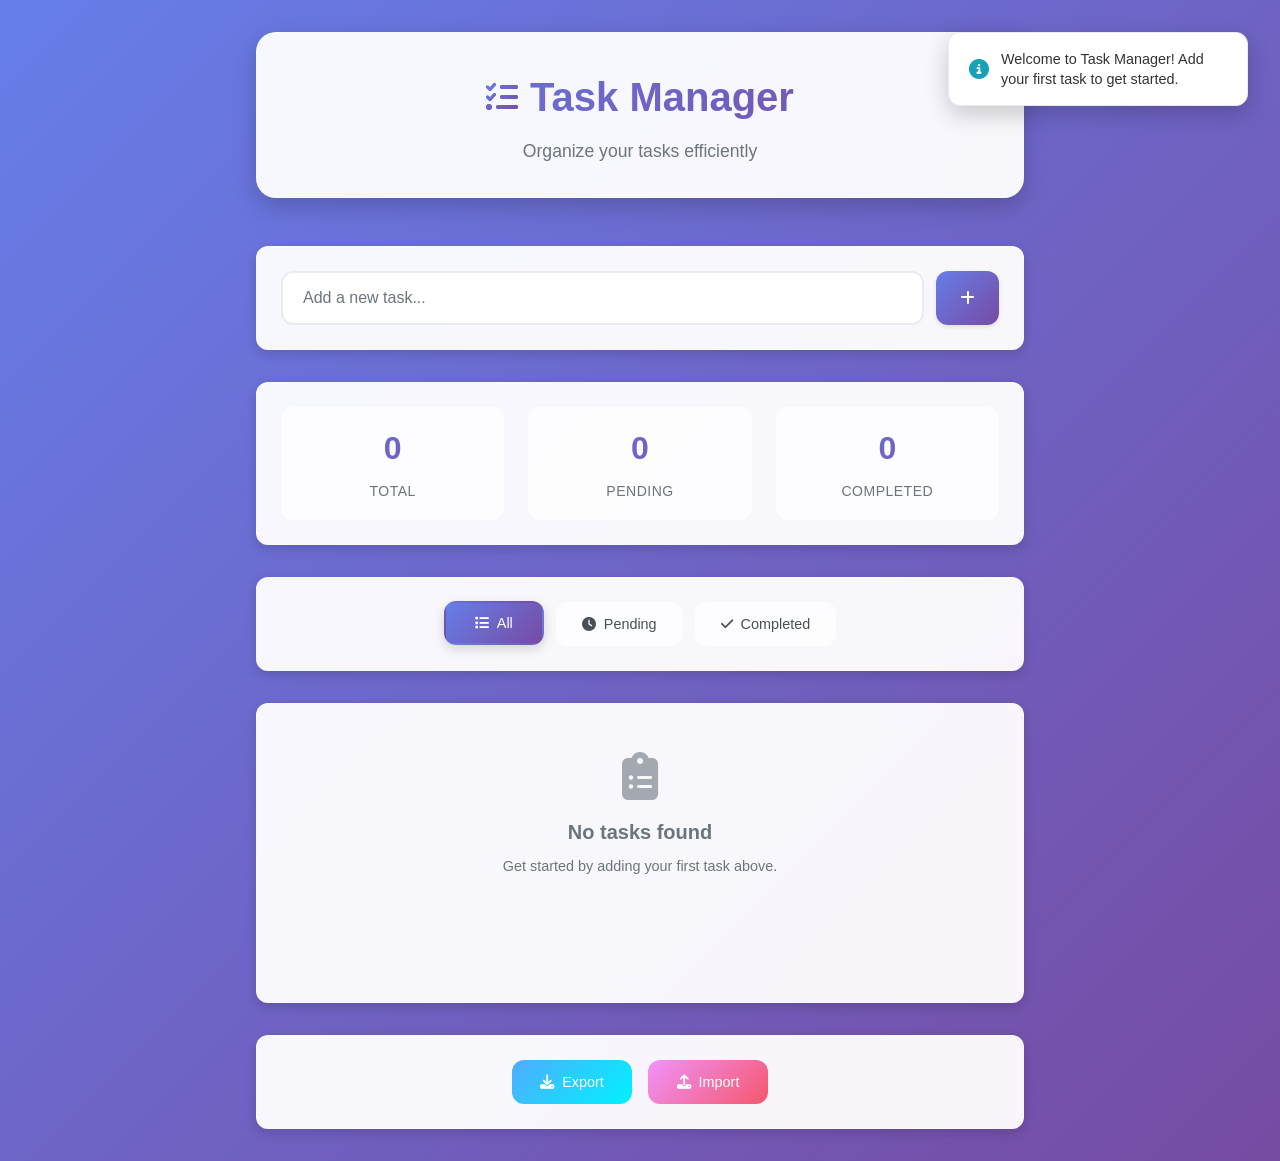
<file: task-manager/index.html>
<!DOCTYPE html>
<html lang="en">
<head>
    <meta charset="UTF-8">
    <meta name="viewport" content="width=device-width, initial-scale=1.0">
    <title>Task Manager</title>
    <meta name="description" content="A modern, responsive task management application">
    
    <!-- External Dependencies -->
    <link rel="stylesheet" href="https://cdnjs.cloudflare.com/ajax/libs/font-awesome/6.4.0/css/all.min.css" 
          integrity="sha512-iecdLmaskl7CVkqkXNQ/ZH/XLlvWZOJyj7Yy7tcenmpD1ypASozpmT/E0iPtmFIB46ZmdtAc9eNBvH0H/ZpiBw==" 
          crossorigin="anonymous" referrerpolicy="no-referrer">
    
    <!-- Local Styles -->
    <link rel="stylesheet" href="styles.css">
</head>
<body>
    <!-- Main Application Container -->
    <div class="app-container">
        <!-- Header Section -->
        <header class="header">
            <div class="header-content">
                <h1 class="app-title">
                    <i class="fas fa-tasks" aria-hidden="true"></i>
                    Task Manager
                </h1>
                <p class="app-subtitle">Organize your tasks efficiently</p>
            </div>
        </header>

        <!-- Main Content Area -->
        <main class="main-content">
            <!-- Task Input Section -->
            <section class="task-input-section">
                <div class="input-container">
                    <input 
                        type="text" 
                        id="taskInput" 
                        class="task-input"
                        placeholder="Add a new task..." 
                        maxlength="500"
                        aria-label="New task input"
                    >
                    <button 
                        id="addTaskBtn" 
                        class="add-task-btn"
                        aria-label="Add task"
                        title="Add Task (Enter)"
                    >
                        <i class="fas fa-plus" aria-hidden="true"></i>
                    </button>
                </div>
            </section>

            <!-- Statistics Section -->
            <section class="stats-section">
                <div class="stats-container">
                    <div class="stat-item">
                        <span class="stat-number" id="totalTasks">0</span>
                        <span class="stat-label">Total</span>
                    </div>
                    <div class="stat-item">
                        <span class="stat-number" id="pendingTasks">0</span>
                        <span class="stat-label">Pending</span>
                    </div>
                    <div class="stat-item">
                        <span class="stat-number" id="completedTasks">0</span>
                        <span class="stat-label">Completed</span>
                    </div>
                </div>
            </section>

            <!-- Filter Controls -->
            <section class="filter-section">
                <div class="filter-container">
                    <button 
                        class="filter-btn active" 
                        data-filter="all"
                        aria-label="Show all tasks"
                    >
                        <i class="fas fa-list" aria-hidden="true"></i>
                        All
                    </button>
                    <button 
                        class="filter-btn" 
                        data-filter="pending"
                        aria-label="Show pending tasks"
                    >
                        <i class="fas fa-clock" aria-hidden="true"></i>
                        Pending
                    </button>
                    <button 
                        class="filter-btn" 
                        data-filter="completed"
                        aria-label="Show completed tasks"
                    >
                        <i class="fas fa-check" aria-hidden="true"></i>
                        Completed
                    </button>
                </div>
            </section>

            <!-- Task List Section -->
            <section class="task-list-section">
                <div id="taskList" class="task-list" role="list" aria-label="Task list">
                    <!-- Tasks will be dynamically inserted here -->
                </div>
                
                <!-- Empty State -->
                <div id="emptyState" class="empty-state" style="display: none;">
                    <div class="empty-state-content">
                        <i class="fas fa-clipboard-list empty-state-icon" aria-hidden="true"></i>
                        <h3 class="empty-state-title">No tasks found</h3>
                        <p class="empty-state-message">Get started by adding your first task above.</p>
                    </div>
                </div>
            </section>

            <!-- Import/Export Section -->
            <section class="import-export-section">
                <div class="import-export-container">
                    <button 
                        id="exportBtn" 
                        class="export-btn"
                        aria-label="Export tasks to JSON"
                        title="Export Tasks"
                    >
                        <i class="fas fa-download" aria-hidden="true"></i>
                        Export
                    </button>
                    <input 
                        type="file" 
                        id="importInput" 
                        class="import-input"
                        accept=".json"
                        aria-label="Import tasks from JSON file"
                        style="display: none;"
                    >
                    <button 
                        id="importBtn" 
                        class="import-btn"
                        aria-label="Import tasks from JSON"
                        title="Import Tasks"
                    >
                        <i class="fas fa-upload" aria-hidden="true"></i>
                        Import
                    </button>
                </div>
            </section>
        </main>
    </div>

    <!-- Edit Task Modal -->
    <div id="editModal" class="modal" role="dialog" aria-labelledby="editModalTitle" aria-hidden="true">
        <div class="modal-overlay" aria-hidden="true"></div>
        <div class="modal-content">
            <header class="modal-header">
                <h2 id="editModalTitle" class="modal-title">Edit Task</h2>
                <button 
                    id="closeModalBtn" 
                    class="modal-close-btn"
                    aria-label="Close modal"
                    title="Close (Escape)"
                >
                    <i class="fas fa-times" aria-hidden="true"></i>
                </button>
            </header>
            <div class="modal-body">
                <label for="editTaskInput" class="edit-label">Task Text:</label>
                <textarea 
                    id="editTaskInput" 
                    class="edit-input"
                    maxlength="500"
                    rows="3"
                    aria-describedby="editHelpText"
                ></textarea>
                <small id="editHelpText" class="help-text">Maximum 500 characters</small>
            </div>
            <footer class="modal-footer">
                <button 
                    id="cancelEditBtn" 
                    class="cancel-btn"
                    aria-label="Cancel editing"
                >
                    Cancel
                </button>
                <button 
                    id="saveEditBtn" 
                    class="save-btn"
                    aria-label="Save changes"
                >
                    <i class="fas fa-save" aria-hidden="true"></i>
                    Save
                </button>
            </footer>
        </div>
    </div>

    <!-- Confirmation Modal -->
    <div id="confirmModal" class="modal" role="dialog" aria-labelledby="confirmModalTitle" aria-hidden="true">
        <div class="modal-overlay" aria-hidden="true"></div>
        <div class="modal-content">
            <header class="modal-header">
                <h2 id="confirmModalTitle" class="modal-title">Confirm Action</h2>
            </header>
            <div class="modal-body">
                <p id="confirmMessage" class="confirm-message"></p>
            </div>
            <footer class="modal-footer">
                <button 
                    id="cancelConfirmBtn" 
                    class="cancel-btn"
                    aria-label="Cancel action"
                >
                    Cancel
                </button>
                <button 
                    id="confirmActionBtn" 
                    class="confirm-btn"
                    aria-label="Confirm action"
                >
                    Confirm
                </button>
            </footer>
        </div>
    </div>

    <!-- Notification Toast -->
    <div id="toast" class="toast" role="alert" aria-live="polite">
        <div class="toast-content">
            <i class="toast-icon" aria-hidden="true"></i>
            <span class="toast-message"></span>
        </div>
    </div>

    <!-- JavaScript -->
    <script src="script.js"></script>
</body>
</html>
</file>
<file: task-manager/styles.css>
/* ===== CSS RESET AND BASE STYLES ===== */
*, *::before, *::after {
    box-sizing: border-box;
    margin: 0;
    padding: 0;
}

html {
    font-size: 16px;
    scroll-behavior: smooth;
}

body {
    font-family: -apple-system, BlinkMacSystemFont, 'Segoe UI', Roboto, Oxygen, Ubuntu, Cantarell, sans-serif;
    line-height: 1.6;
    color: #333;
    background: linear-gradient(135deg, #667eea 0%, #764ba2 100%);
    min-height: 100vh;
    overflow-x: hidden;
}

/* ===== VARIABLES ===== */
:root {
    --primary-gradient: linear-gradient(135deg, #667eea 0%, #764ba2 100%);
    --secondary-gradient: linear-gradient(135deg, #f093fb 0%, #f5576c 100%);
    --success-gradient: linear-gradient(135deg, #4facfe 0%, #00f2fe 100%);
    --warning-gradient: linear-gradient(135deg, #fa709a 0%, #fee140 100%);
    --dark-gradient: linear-gradient(135deg, #2c3e50 0%, #34495e 100%);
    
    --white: #ffffff;
    --light-gray: #f8f9fa;
    --gray: #6c757d;
    --dark-gray: #495057;
    --black: #212529;
    
    --border-radius: 12px;
    --border-radius-small: 8px;
    --border-radius-large: 20px;
    
    --shadow-small: 0 2px 4px rgba(0, 0, 0, 0.1);
    --shadow-medium: 0 4px 12px rgba(0, 0, 0, 0.15);
    --shadow-large: 0 8px 24px rgba(0, 0, 0, 0.2);
    
    --transition: all 0.3s cubic-bezier(0.4, 0, 0.2, 1);
    --transition-fast: all 0.15s ease;
    
    --z-modal: 1000;
    --z-toast: 1100;
}

/* ===== MAIN LAYOUT ===== */
.app-container {
    max-width: 800px;
    margin: 0 auto;
    padding: 2rem 1rem;
    min-height: 100vh;
}

.header {
    text-align: center;
    margin-bottom: 3rem;
}

.header-content {
    background: rgba(255, 255, 255, 0.95);
    backdrop-filter: blur(10px);
    border-radius: var(--border-radius-large);
    padding: 2rem;
    box-shadow: var(--shadow-large);
    border: 1px solid rgba(255, 255, 255, 0.2);
}

.app-title {
    font-size: 2.5rem;
    font-weight: 700;
    background: var(--primary-gradient);
    -webkit-background-clip: text;
    -webkit-text-fill-color: transparent;
    background-clip: text;
    margin-bottom: 0.5rem;
    display: flex;
    align-items: center;
    justify-content: center;
    gap: 0.75rem;
}

.app-title i {
    font-size: 2rem;
    background: var(--primary-gradient);
    -webkit-background-clip: text;
    -webkit-text-fill-color: transparent;
    background-clip: text;
}

.app-subtitle {
    color: var(--gray);
    font-size: 1.1rem;
    font-weight: 400;
}

.main-content {
    display: flex;
    flex-direction: column;
    gap: 2rem;
}

/* ===== TASK INPUT SECTION ===== */
.task-input-section {
    background: rgba(255, 255, 255, 0.95);
    backdrop-filter: blur(10px);
    border-radius: var(--border-radius);
    padding: 1.5rem;
    box-shadow: var(--shadow-medium);
    border: 1px solid rgba(255, 255, 255, 0.2);
}

.input-container {
    display: flex;
    gap: 0.75rem;
    align-items: stretch;
}

.task-input {
    flex: 1;
    padding: 1rem 1.25rem;
    border: 2px solid #e9ecef;
    border-radius: var(--border-radius);
    font-size: 1rem;
    transition: var(--transition);
    background: var(--white);
    outline: none;
}

.task-input:focus {
    border-color: #667eea;
    box-shadow: 0 0 0 3px rgba(102, 126, 234, 0.1);
    transform: translateY(-1px);
}

.task-input::placeholder {
    color: var(--gray);
}

.add-task-btn {
    padding: 1rem 1.5rem;
    background: var(--primary-gradient);
    color: var(--white);
    border: none;
    border-radius: var(--border-radius);
    font-size: 1rem;
    cursor: pointer;
    transition: var(--transition);
    box-shadow: var(--shadow-small);
    display: flex;
    align-items: center;
    justify-content: center;
    min-width: 60px;
}

.add-task-btn:hover {
    transform: translateY(-2px);
    box-shadow: var(--shadow-medium);
}

.add-task-btn:active {
    transform: translateY(0);
}

/* ===== STATISTICS SECTION ===== */
.stats-section {
    background: rgba(255, 255, 255, 0.95);
    backdrop-filter: blur(10px);
    border-radius: var(--border-radius);
    padding: 1.5rem;
    box-shadow: var(--shadow-medium);
    border: 1px solid rgba(255, 255, 255, 0.2);
}

.stats-container {
    display: grid;
    grid-template-columns: repeat(auto-fit, minmax(120px, 1fr));
    gap: 1.5rem;
}

.stat-item {
    text-align: center;
    padding: 1rem;
    background: rgba(255, 255, 255, 0.7);
    border-radius: var(--border-radius);
    transition: var(--transition);
}

.stat-item:hover {
    transform: translateY(-2px);
    box-shadow: var(--shadow-small);
}

.stat-number {
    display: block;
    font-size: 2rem;
    font-weight: 700;
    background: var(--primary-gradient);
    -webkit-background-clip: text;
    -webkit-text-fill-color: transparent;
    background-clip: text;
    margin-bottom: 0.25rem;
}

.stat-label {
    color: var(--gray);
    font-size: 0.875rem;
    font-weight: 500;
    text-transform: uppercase;
    letter-spacing: 0.5px;
}

/* ===== FILTER SECTION ===== */
.filter-section {
    background: rgba(255, 255, 255, 0.95);
    backdrop-filter: blur(10px);
    border-radius: var(--border-radius);
    padding: 1.5rem;
    box-shadow: var(--shadow-medium);
    border: 1px solid rgba(255, 255, 255, 0.2);
}

.filter-container {
    display: flex;
    gap: 0.75rem;
    justify-content: center;
    flex-wrap: wrap;
}

.filter-btn {
    padding: 0.75rem 1.5rem;
    background: rgba(255, 255, 255, 0.8);
    color: var(--dark-gray);
    border: 2px solid transparent;
    border-radius: var(--border-radius);
    font-size: 0.9rem;
    font-weight: 500;
    cursor: pointer;
    transition: var(--transition);
    display: flex;
    align-items: center;
    gap: 0.5rem;
    min-width: 100px;
    justify-content: center;
}

.filter-btn:hover {
    background: rgba(255, 255, 255, 1);
    transform: translateY(-1px);
    box-shadow: var(--shadow-small);
}

.filter-btn.active {
    background: var(--primary-gradient);
    color: var(--white);
    box-shadow: var(--shadow-medium);
    transform: translateY(-1px);
}

.filter-btn i {
    font-size: 0.875rem;
}

/* ===== TASK LIST SECTION ===== */
.task-list-section {
    background: rgba(255, 255, 255, 0.95);
    backdrop-filter: blur(10px);
    border-radius: var(--border-radius);
    box-shadow: var(--shadow-medium);
    border: 1px solid rgba(255, 255, 255, 0.2);
    min-height: 300px;
    overflow: hidden;
}

.task-list {
    padding: 1rem;
    display: flex;
    flex-direction: column;
    gap: 0.75rem;
}

.task-item {
    background: var(--white);
    border-radius: var(--border-radius);
    padding: 1rem 1.25rem;
    box-shadow: var(--shadow-small);
    border: 1px solid #e9ecef;
    transition: var(--transition);
    display: flex;
    align-items: center;
    gap: 1rem;
    animation: slideIn 0.3s ease;
    position: relative;
    overflow: hidden;
}

.task-item:hover {
    transform: translateY(-1px);
    box-shadow: var(--shadow-medium);
}

.task-item.completed {
    background: rgba(248, 249, 250, 0.8);
    opacity: 0.7;
}

.task-item.completed .task-text {
    text-decoration: line-through;
    color: var(--gray);
}

.task-checkbox {
    width: 20px;
    height: 20px;
    border: 2px solid #dee2e6;
    border-radius: 4px;
    cursor: pointer;
    position: relative;
    transition: var(--transition);
    flex-shrink: 0;
}

.task-checkbox.checked {
    background: var(--success-gradient);
    border-color: #4facfe;
}

.task-checkbox.checked::after {
    content: '\f00c';
    font-family: 'Font Awesome 5 Free';
    font-weight: 900;
    position: absolute;
    top: 50%;
    left: 50%;
    transform: translate(-50%, -50%);
    color: var(--white);
    font-size: 0.75rem;
}

.task-content {
    flex: 1;
    display: flex;
    flex-direction: column;
    gap: 0.25rem;
    min-width: 0;
}

.task-text {
    font-size: 1rem;
    font-weight: 500;
    word-wrap: break-word;
    line-height: 1.4;
}

.task-meta {
    display: flex;
    gap: 1rem;
    font-size: 0.75rem;
    color: var(--gray);
}

.task-actions {
    display: flex;
    gap: 0.5rem;
    align-items: center;
    flex-shrink: 0;
}

.task-action-btn {
    width: 36px;
    height: 36px;
    border: none;
    border-radius: var(--border-radius-small);
    cursor: pointer;
    transition: var(--transition);
    display: flex;
    align-items: center;
    justify-content: center;
    font-size: 0.875rem;
}

.edit-btn {
    background: var(--success-gradient);
    color: var(--white);
}

.edit-btn:hover {
    transform: scale(1.1);
    box-shadow: var(--shadow-small);
}

.delete-btn {
    background: var(--warning-gradient);
    color: var(--white);
}

.delete-btn:hover {
    transform: scale(1.1);
    box-shadow: var(--shadow-small);
}

.task-item.completed .edit-btn {
    background: var(--gray);
    cursor: not-allowed;
    opacity: 0.5;
}

.task-item.completed .edit-btn:hover {
    transform: none;
    box-shadow: none;
}

/* ===== EMPTY STATE ===== */
.empty-state {
    padding: 3rem 2rem;
    text-align: center;
    color: var(--gray);
}

.empty-state-content {
    max-width: 300px;
    margin: 0 auto;
}

.empty-state-icon {
    font-size: 3rem;
    margin-bottom: 1rem;
    opacity: 0.6;
}

.empty-state-title {
    font-size: 1.25rem;
    font-weight: 600;
    margin-bottom: 0.5rem;
}

.empty-state-message {
    font-size: 0.9rem;
    line-height: 1.5;
}

/* ===== IMPORT/EXPORT SECTION ===== */
.import-export-section {
    background: rgba(255, 255, 255, 0.95);
    backdrop-filter: blur(10px);
    border-radius: var(--border-radius);
    padding: 1.5rem;
    box-shadow: var(--shadow-medium);
    border: 1px solid rgba(255, 255, 255, 0.2);
}

.import-export-container {
    display: flex;
    gap: 1rem;
    justify-content: center;
    flex-wrap: wrap;
}

.export-btn, .import-btn {
    padding: 0.875rem 1.5rem;
    border: none;
    border-radius: var(--border-radius);
    font-size: 0.9rem;
    font-weight: 500;
    cursor: pointer;
    transition: var(--transition);
    display: flex;
    align-items: center;
    gap: 0.5rem;
    min-width: 120px;
    justify-content: center;
}

.export-btn {
    background: var(--success-gradient);
    color: var(--white);
}

.import-btn {
    background: var(--secondary-gradient);
    color: var(--white);
}

.export-btn:hover, .import-btn:hover {
    transform: translateY(-2px);
    box-shadow: var(--shadow-medium);
}

/* ===== MODAL STYLES ===== */
.modal {
    position: fixed;
    top: 0;
    left: 0;
    width: 100%;
    height: 100%;
    z-index: var(--z-modal);
    display: flex;
    align-items: center;
    justify-content: center;
    opacity: 0;
    visibility: hidden;
    transition: var(--transition);
}

.modal.show {
    opacity: 1;
    visibility: visible;
}

.modal-overlay {
    position: absolute;
    top: 0;
    left: 0;
    width: 100%;
    height: 100%;
    background: rgba(0, 0, 0, 0.5);
    backdrop-filter: blur(4px);
}

.modal-content {
    background: var(--white);
    border-radius: var(--border-radius);
    box-shadow: var(--shadow-large);
    max-width: 500px;
    width: 90%;
    max-height: 90vh;
    overflow: hidden;
    position: relative;
    transform: scale(0.9);
    transition: var(--transition);
}

.modal.show .modal-content {
    transform: scale(1);
}

.modal-header {
    padding: 1.5rem;
    border-bottom: 1px solid #e9ecef;
    display: flex;
    align-items: center;
    justify-content: space-between;
}

.modal-title {
    font-size: 1.25rem;
    font-weight: 600;
    color: var(--dark-gray);
}

.modal-close-btn {
    width: 32px;
    height: 32px;
    border: none;
    background: none;
    color: var(--gray);
    cursor: pointer;
    border-radius: var(--border-radius-small);
    transition: var(--transition-fast);
    display: flex;
    align-items: center;
    justify-content: center;
}

.modal-close-btn:hover {
    background: #f8f9fa;
    color: var(--dark-gray);
}

.modal-body {
    padding: 1.5rem;
}

.edit-label {
    display: block;
    font-weight: 500;
    margin-bottom: 0.5rem;
    color: var(--dark-gray);
}

.edit-input {
    width: 100%;
    padding: 0.75rem;
    border: 2px solid #e9ecef;
    border-radius: var(--border-radius-small);
    font-size: 1rem;
    font-family: inherit;
    resize: vertical;
    min-height: 80px;
    transition: var(--transition);
}

.edit-input:focus {
    outline: none;
    border-color: #667eea;
    box-shadow: 0 0 0 3px rgba(102, 126, 234, 0.1);
}

.help-text {
    display: block;
    margin-top: 0.5rem;
    color: var(--gray);
    font-size: 0.8rem;
}

.confirm-message {
    font-size: 1rem;
    line-height: 1.5;
    color: var(--dark-gray);
}

.modal-footer {
    padding: 1.5rem;
    border-top: 1px solid #e9ecef;
    display: flex;
    gap: 0.75rem;
    justify-content: flex-end;
}

.cancel-btn, .save-btn, .confirm-btn {
    padding: 0.75rem 1.5rem;
    border: none;
    border-radius: var(--border-radius-small);
    font-size: 0.9rem;
    font-weight: 500;
    cursor: pointer;
    transition: var(--transition);
    display: flex;
    align-items: center;
    gap: 0.5rem;
}

.cancel-btn {
    background: #f8f9fa;
    color: var(--dark-gray);
    border: 1px solid #dee2e6;
}

.cancel-btn:hover {
    background: #e9ecef;
}

.save-btn {
    background: var(--success-gradient);
    color: var(--white);
}

.save-btn:hover {
    transform: translateY(-1px);
    box-shadow: var(--shadow-small);
}

.confirm-btn {
    background: var(--warning-gradient);
    color: var(--white);
}

.confirm-btn:hover {
    transform: translateY(-1px);
    box-shadow: var(--shadow-small);
}

/* ===== TOAST NOTIFICATIONS ===== */
.toast {
    position: fixed;
    top: 2rem;
    right: 2rem;
    z-index: var(--z-toast);
    background: var(--white);
    border-radius: var(--border-radius);
    box-shadow: var(--shadow-large);
    border: 1px solid #e9ecef;
    transform: translateX(400px);
    transition: var(--transition);
    max-width: 300px;
}

.toast.show {
    transform: translateX(0);
}

.toast-content {
    padding: 1rem 1.25rem;
    display: flex;
    align-items: center;
    gap: 0.75rem;
}

.toast-icon {
    font-size: 1.25rem;
    flex-shrink: 0;
}

.toast-message {
    font-size: 0.9rem;
    font-weight: 500;
    line-height: 1.4;
}

.toast.success .toast-icon {
    color: #28a745;
}

.toast.error .toast-icon {
    color: #dc3545;
}

.toast.warning .toast-icon {
    color: #ffc107;
}

.toast.info .toast-icon {
    color: #17a2b8;
}

/* ===== ANIMATIONS ===== */
@keyframes slideIn {
    from {
        opacity: 0;
        transform: translateY(-10px);
    }
    to {
        opacity: 1;
        transform: translateY(0);
    }
}

@keyframes fadeIn {
    from {
        opacity: 0;
    }
    to {
        opacity: 1;
    }
}

@keyframes slideUp {
    from {
        opacity: 0;
        transform: translateY(20px);
    }
    to {
        opacity: 1;
        transform: translateY(0);
    }
}

/* ===== RESPONSIVE DESIGN ===== */
@media (max-width: 768px) {
    .app-container {
        padding: 1rem 0.75rem;
    }
    
    .header-content {
        padding: 1.5rem;
    }
    
    .app-title {
        font-size: 2rem;
        flex-direction: column;
        gap: 0.5rem;
    }
    
    .app-title i {
        font-size: 1.75rem;
    }
    
    .input-container {
        flex-direction: column;
        gap: 0.75rem;
    }
    
    .task-input, .add-task-btn {
        width: 100%;
    }
    
    .stats-container {
        grid-template-columns: repeat(3, 1fr);
        gap: 1rem;
    }
    
    .stat-item {
        padding: 0.75rem;
    }
    
    .stat-number {
        font-size: 1.5rem;
    }
    
    .filter-container {
        gap: 0.5rem;
    }
    
    .filter-btn {
        min-width: 80px;
        padding: 0.625rem 1rem;
        font-size: 0.8rem;
    }
    
    .task-item {
        padding: 0.875rem 1rem;
        flex-direction: column;
        align-items: flex-start;
        gap: 0.75rem;
    }
    
    .task-content {
        width: 100%;
    }
    
    .task-actions {
        align-self: flex-end;
        margin-top: auto;
    }
    
    .import-export-container {
        flex-direction: column;
        align-items: center;
    }
    
    .export-btn, .import-btn {
        width: 100%;
        max-width: 200px;
    }
    
    .modal-content {
        width: 95%;
        margin: 1rem;
    }
    
    .modal-footer {
        flex-direction: column;
    }
    
    .cancel-btn, .save-btn, .confirm-btn {
        width: 100%;
        justify-content: center;
    }
    
    .toast {
        right: 1rem;
        left: 1rem;
        max-width: none;
    }
}

@media (max-width: 480px) {
    .app-container {
        padding: 0.75rem 0.5rem;
    }
    
    .main-content {
        gap: 1.5rem;
    }
    
    .header-content,
    .task-input-section,
    .stats-section,
    .filter-section,
    .task-list-section,
    .import-export-section {
        padding: 1rem;
    }
    
    .stats-container {
        grid-template-columns: repeat(2, 1fr);
    }
    
    .task-item {
        padding: 0.75rem;
    }
    
    .task-action-btn {
        width: 32px;
        height: 32px;
        font-size: 0.75rem;
    }
}

/* ===== ACCESSIBILITY IMPROVEMENTS ===== */
@media (prefers-reduced-motion: reduce) {
    *, *::before, *::after {
        animation-duration: 0.01ms !important;
        animation-iteration-count: 1 !important;
        transition-duration: 0.01ms !important;
    }
}

/* High contrast mode support */
@media (prefers-contrast: high) {
    .task-item {
        border: 2px solid #333;
    }
    
    .filter-btn.active {
        border: 2px solid #000;
    }
}

/* Focus visible styles for better keyboard navigation */
:focus-visible {
    outline: 2px solid #667eea;
    outline-offset: 2px;
}

.task-checkbox:focus-visible {
    outline: 2px solid #667eea;
    outline-offset: 1px;
}

/* Print styles */
@media print {
    body {
        background: white;
    }
    
    .import-export-section,
    .task-actions {
        display: none;
    }
    
    .task-item {
        break-inside: avoid;
        box-shadow: none;
        border: 1px solid #ccc;
    }
}
</file>
